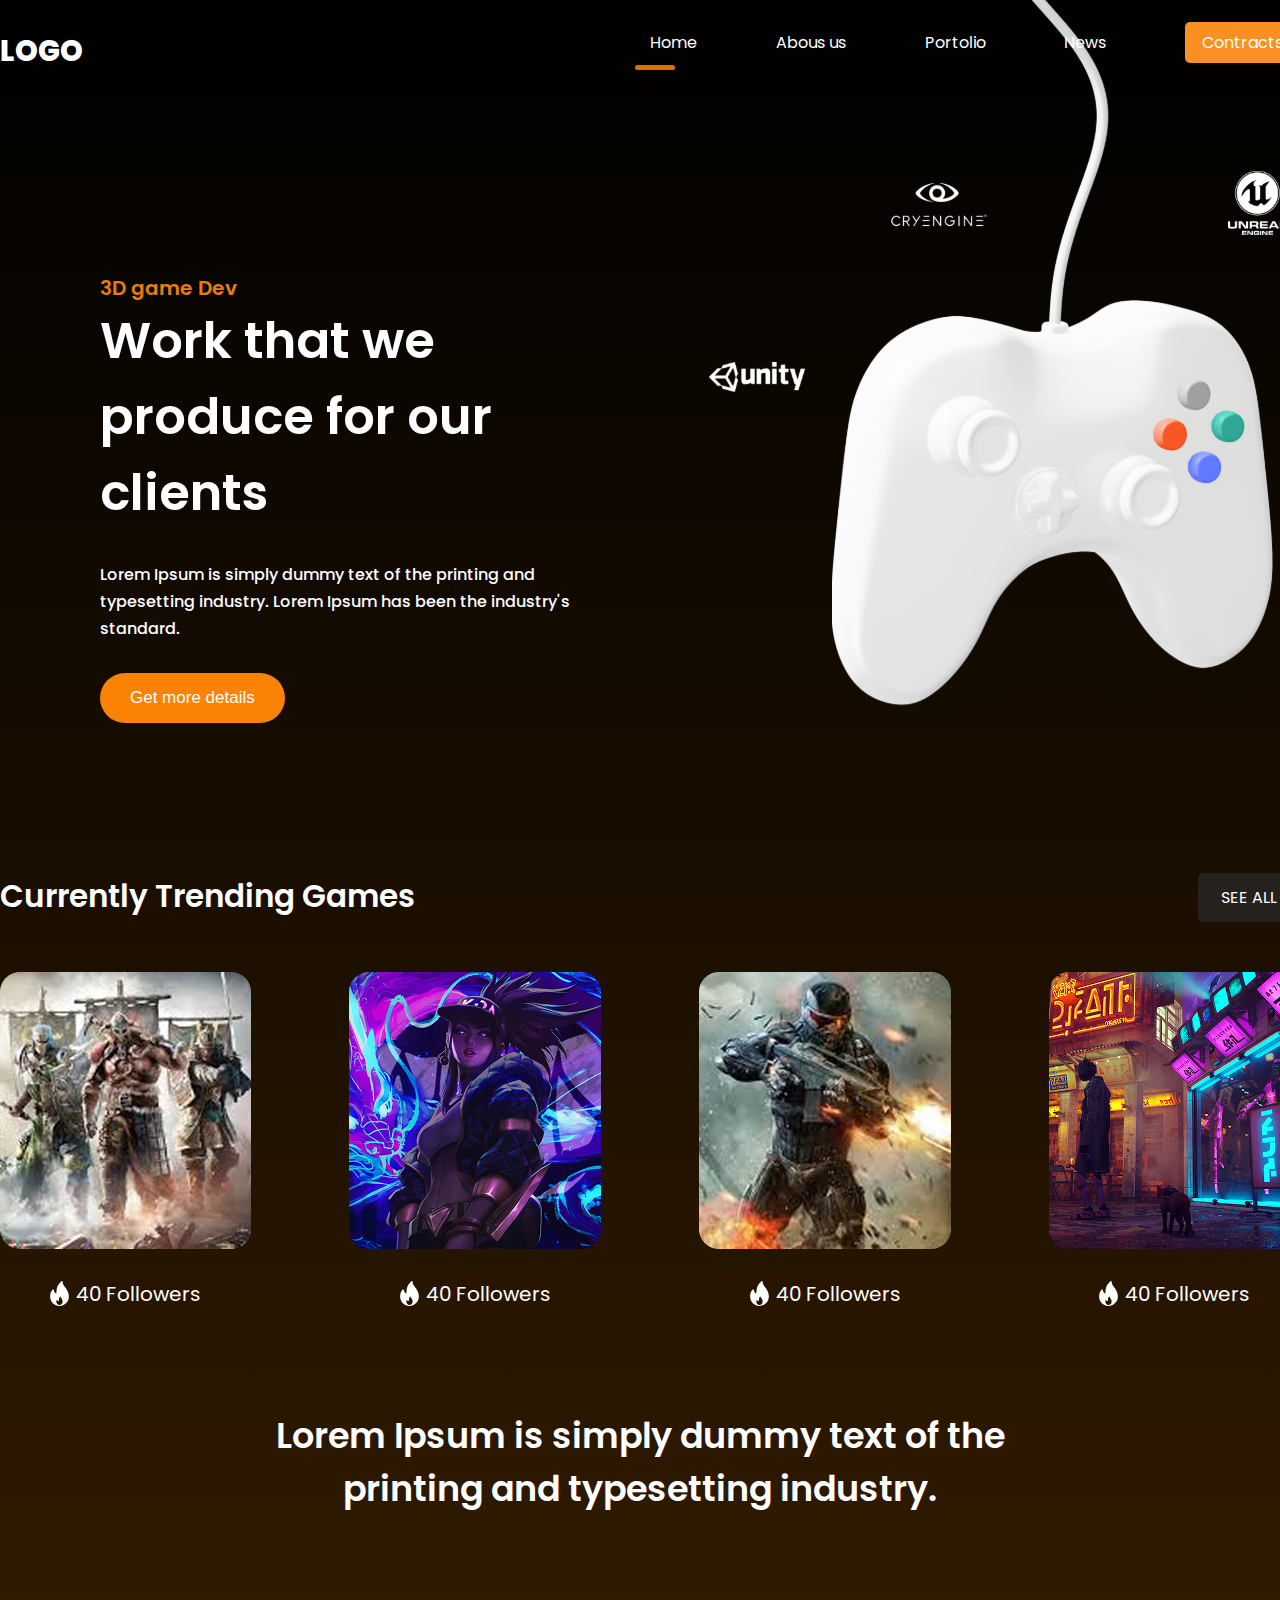
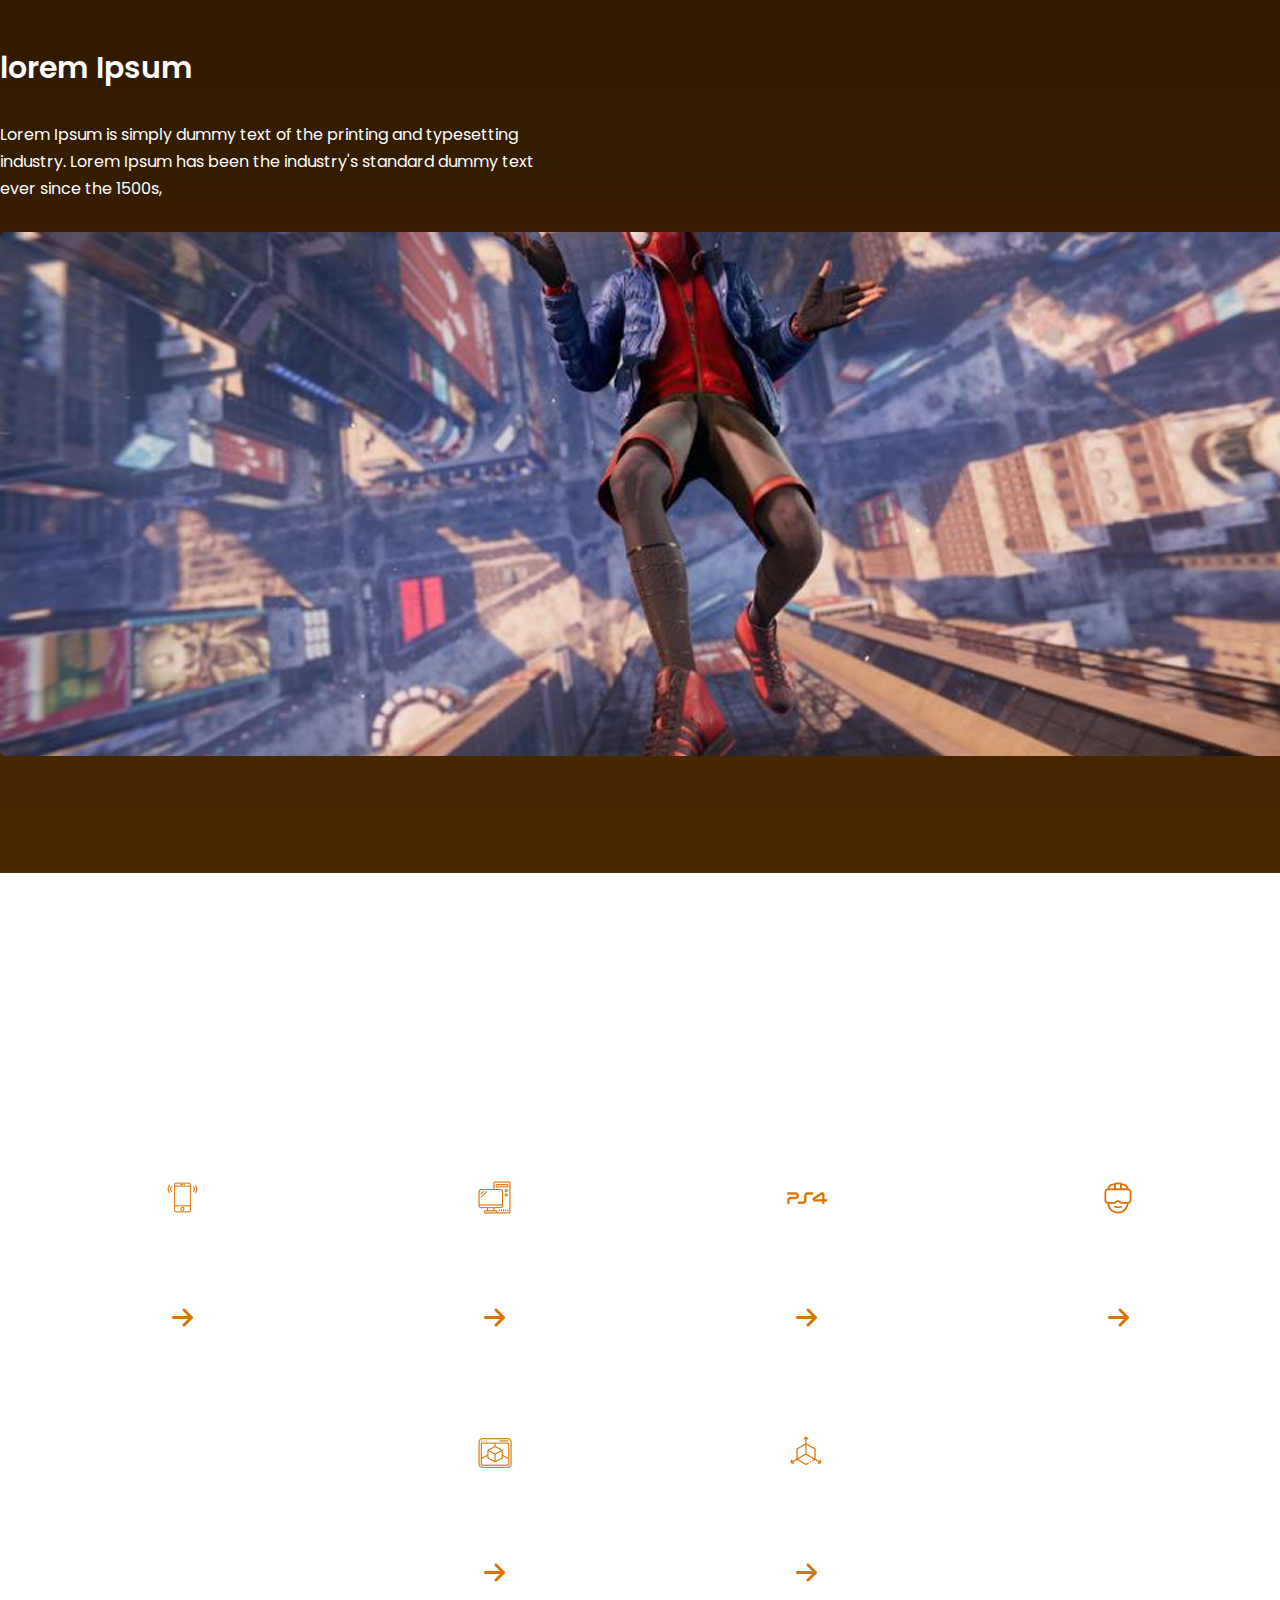
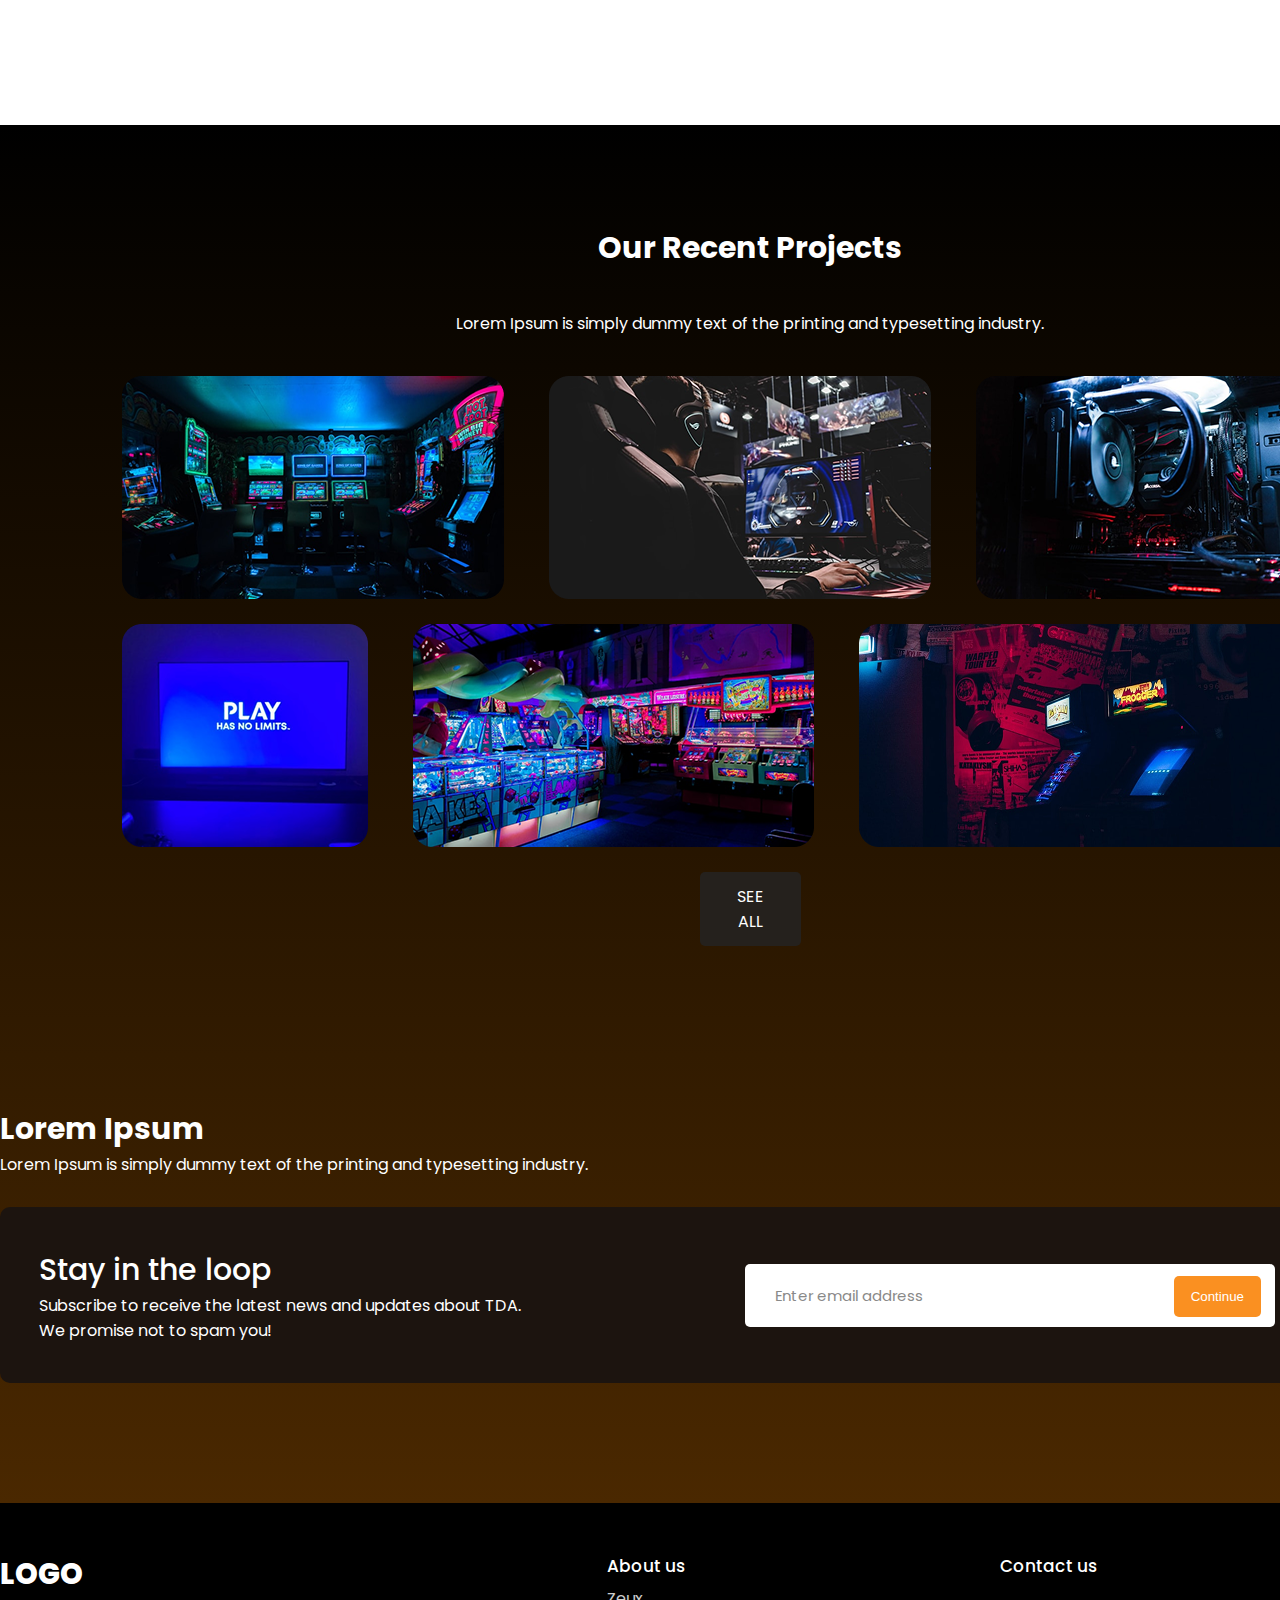
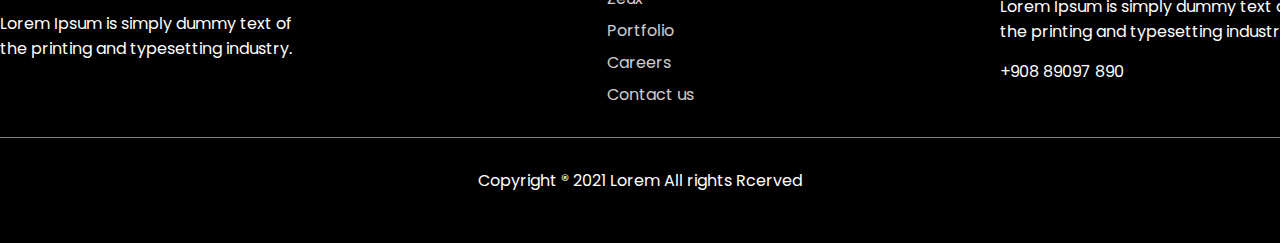
<file: index.html>
<!DOCTYPE html>
<html lang="en">

<head>
    <meta charset="UTF-8">
    <meta name="viewport" content="width=device-width, initial-scale=1.0">
    <title>Document</title>
    <link rel="stylesheet" href="style/pages/index.css">
    
</head>

<body>

    <div class="wrappers">
        <header class="container">
            <span class="logo">Logo</span>
            <nav>
                <ul>
                    <li class="active"><a href="#">Home</a></li>
                    <li><a href="#">Abous us</a></li>
                    <li><a href="#">Portolio</a></li>
                    <li><a href="#">News</a></li>
                    <li class="btn"><a href="#">Contracts</a></li>
                </ul>
            </nav>
        </header>

        <div class="hero container">
            <div class="hero--info">
                <h2>3D game Dev</h2>
                <h1>Work that we produce for our clients</h1>
                <p>Lorem Ipsum is simply dummy text of the printing and typesetting industry. Lorem Ipsum has been the industry's standard.</p>
                <button class="btn">Get more details</button>
            </div>
            <img src="img/Other/joystick.svg" alt="">
        </div>

        <div class="container trending">
            <a href="#" class="see-all">SEE ALL</a>
            <h3>Currently Trending Games</h3>

            <div class="games">
                <div class="block">
                    <img src="img/Game/Game 1.png" alt="">
                    <span><img src="img/Sign/Fire.svg" alt="">40 Followers</span>
                </div>
                <div class="block">
                    <img src="img/Game/Game 2.png" alt="">
                    <span><img src="img/Sign/Fire.svg" alt="">40 Followers</span>
                </div>
                <div class="block">
                    <img src="img/Game/Game 3.png" alt="">
                    <span><img src="img/Sign/Fire.svg" alt="">40 Followers</span>
                </div>
                <div class="block">
                    <img src="img/Game/Game 4.png" alt="">
                    <span><img src="img/Sign/Fire.svg" alt="">40 Followers</span>
                </div>
            </div>
        </div>

        <div class="container big-text">
            <p>Lorem Ipsum is simply dummy text of the printing and typesetting industry.</p>
        </div>

        <div class="container banner">
            <h3>lorem Ipsum</h3>
            <p>Lorem Ipsum is simply dummy text of the printing and typesetting industry. Lorem Ipsum has been the industry's standard dummy text ever since the 1500s,</p>
            <img src="img/Game/Spider.png" alt="">
        </div>
    </div>

    <div class="features">
        
        <div class="container">
            <h3>Lorem Ipsum is simply dummy text of the printing and typesetting industry.</h3>
            <p>Lorem Ipsum is simply dummy text of the printing and typesetting industry. Lorem Ipsum has been the industry's standard dummy text ever since the 1500s,</p>
            <div class="info">
                <div class="block">
                    <img src="img/Circle/Phone.png" alt="">
                    <p>Mobile Game Developmen</p>
                    <img src="img/Other/arrow.png" alt="">
                </div>
                <div class="block">
                    <img src="img/Circle/PC.png" alt="">
                    <p>PC Game Development</p>
                    <img src="img/Other/arrow.png" alt="">
                </div>
                <div class="block">
                    <img src="img/Circle/PS4.png" alt="">
                    <p>PS4 Game Development</p>
                    <img src="img/Other/arrow.png" alt="">
                </div>
                <div class="block">
                    <img src="img/Circle/VR.png" alt="">
                    <p>AR/VR Solutions</p>
                    <img src="img/Other/arrow.png" alt="">
                </div>
                <div class="block">
                    <img src="img/Circle/Cube.png" alt="">
                    <p>AR/ VR design</p>
                    <img src="img/Other/arrow.png" alt="">
                </div>
                <div class="block">
                    <img src="img/Circle/Position.png" alt="">
                    <p>3D Modelings</p>
                    <img src="img/Other/arrow.png" alt="">
                </div>
            </div>
        </div>
    </div>

    <div class="wrappers">
        <div class="container projects">
            <h3>Our Recent Projects</h3>
            <p>Lorem Ipsum is simply dummy text of the printing and typesetting industry. </p>
            <div class="images">
                <img src="img/Headset/1.png" alt="">
                <img src="img/Headset/2.png" alt="">
                <img src="img/Headset/3.png" alt="">
            </div>

            <div class="images">
                <img src="img/Headset/4.png" alt="">
                <img src="img/Headset/5.png" alt="">
                <img src="img/Headset/6.png" alt="">
            </div>

            <a href="#" class="see-all">SEE ALL</a>
    


        </div>
    
        <div class="container email">
            <h3>Lorem Ipsum</h3>
            <p>Lorem Ipsum is simply dummy text of the printing and typesetting industry. </p>
            <div class="block">
                <div>
                    <h4>Stay in the loop</h4>
                    <p>Subscribe to receive the latest news and updates about TDA. We promise not to spam you! </p>
                </div>
                <div>
                    <input type="email" id="emailField" placeholder="Enter email address">
                    <button onclick="checkEmail()">Continue</button>
                </div>
            </div>
        </div>

    </div>

    <footer>
        <div class="block container">
            <div>
                <span class="logo">logo</span>
                <p>Lorem Ipsum is simply dummy text of the printing and typesetting industry. </p>
            </div>
            <div>
                <h4>About us</h4>
                <ul>
                    <li>Zeux</li>
                    <li>Portfolio</li>
                    <li>Careers</li>
                    <li>Contact us</li>
                </ul>
            </div>
            <div>
                <h4>Contact us</h4>
                <p>Lorem Ipsum is simply dummy text of the printing and typesetting industry. </p>
                <p>+908 89097 890</p>
            </div>
        </div>

        <hr>
        <p>Copyright ® 2021 Lorem All rights Rcerved</p>
    </footer>



    <script src="script/script.js"></script>
</body>



</html>
</file>
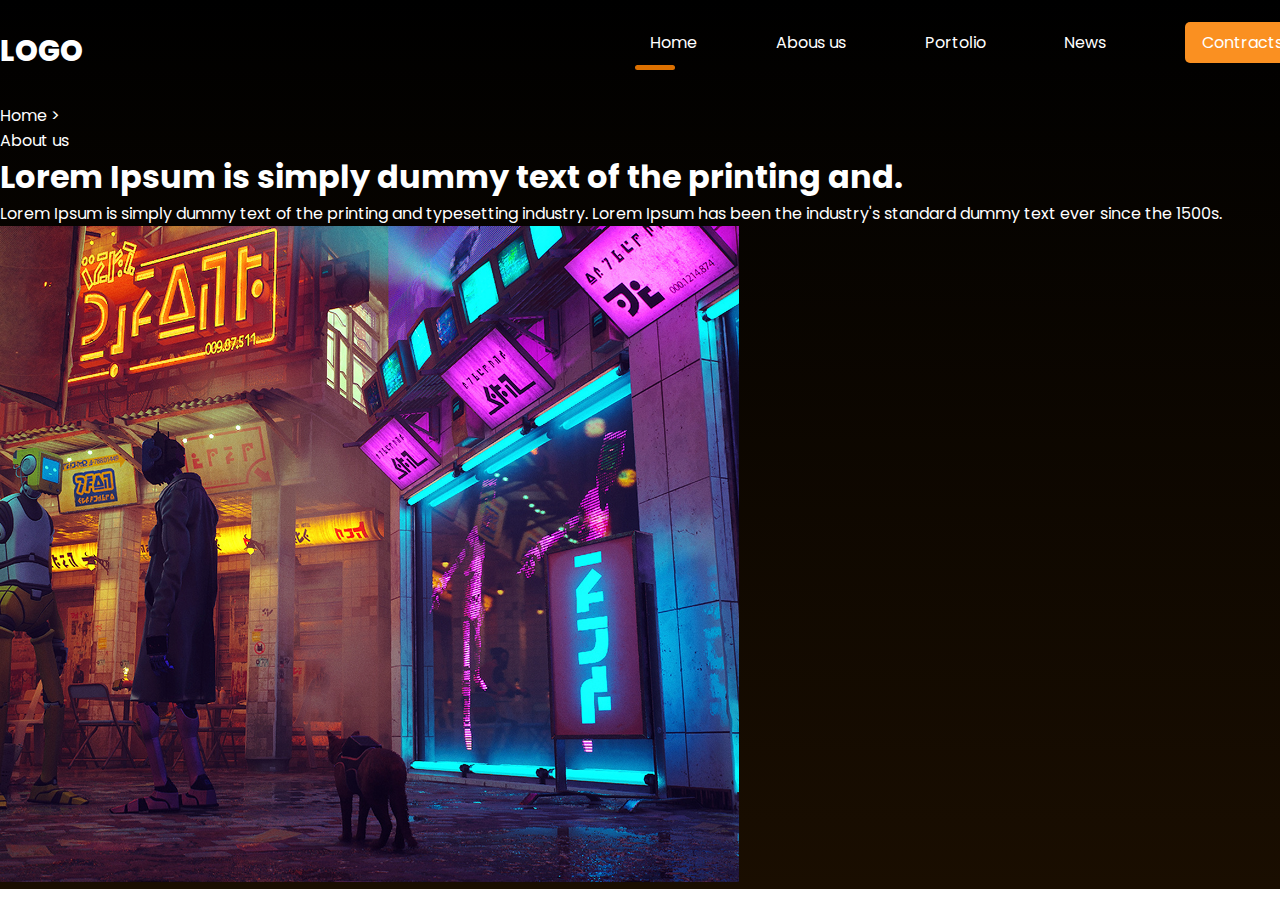
<file: About us.html>
<!DOCTYPE html>
<html lang="en">
<head>
    <meta charset="UTF-8">
    <meta name="viewport" content="width=device-width, initial-scale=1.0">
    <title>Document</title>
    <link rel="stylesheet" href="style/pages/index.css">
</head>
<body>
    <div class="wrappers about">
        <header class="container">
            <span class="logo">Logo</span>
            <nav>
                <ul>
                    <li class="active"><a href="#">Home</a></li>
                    <li><a href="#">Abous us</a></li>
                    <li><a href="#">Portolio</a></li>
                    <li><a href="#">News</a></li>
                    <li class="btn"><a href="#">Contracts</a></li>
                </ul>
            </nav>
        </header>

        <div class="us container">
            <div class="us--info">
                <p>Home > <br>About us</p>
                <h1>Lorem Ipsum is simply dummy text of the printing and.</h1>
                <p>Lorem Ipsum is simply dummy text of the printing and typesetting industry. Lorem Ipsum has been the industry's standard dummy text ever since the 1500s.</p>
            </div>
            <img src="img/Game/Game 4 big.png" alt="">
        </div>
        

    

        


    </div>


</body>
</html>
</file>
<file: style/pages/index.css>
/* Base style */
@import '../base/base.css';

/* block */
@import '../block/main.css';
@import '../block/games.css';
@import '../block/features.css';
@import '../block/project.css';
@import '../block/email.css';
@import '../block/footer.css';
</file>
